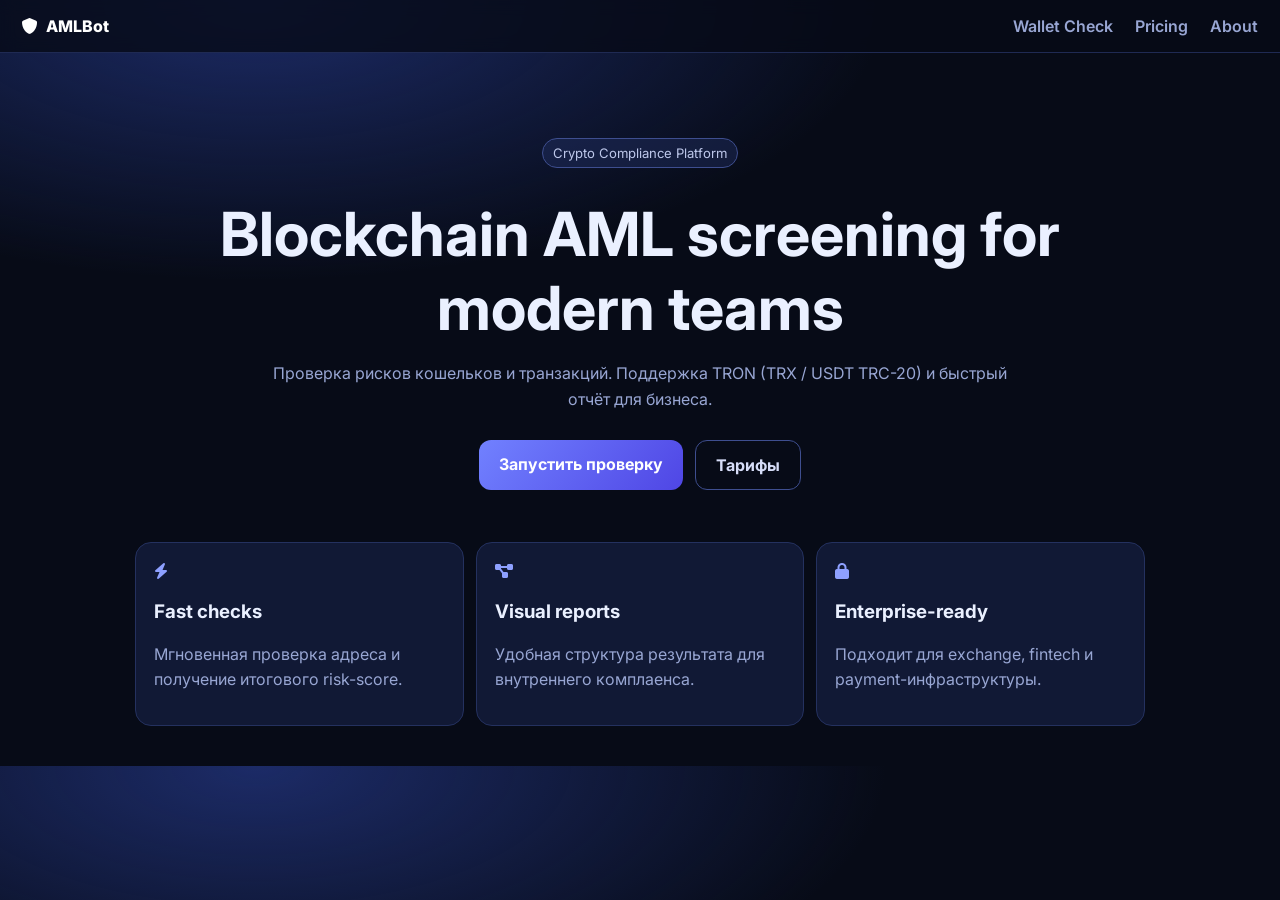
<file: src/index.html>
<!DOCTYPE html>
<html lang="ru">
<head>
  <meta charset="UTF-8" />
  <meta name="viewport" content="width=device-width, initial-scale=1.0"/>
  <title>AMLBot — Crypto AML Checks</title>
  <link rel="preconnect" href="https://fonts.googleapis.com">
  <link rel="preconnect" href="https://fonts.gstatic.com" crossorigin>
  <link href="https://fonts.googleapis.com/css2?family=Inter:wght@400;500;600;700;800&display=swap" rel="stylesheet">
  <link rel="stylesheet" href="https://cdnjs.cloudflare.com/ajax/libs/font-awesome/6.5.1/css/all.min.css"/>
  <link rel="stylesheet" href="css/index.css?v=1"/>
</head>
<body>
  <header class="topbar">
    <a class="logo" href="index.html"><i class="fa-solid fa-shield"></i> AMLBot</a>
    <nav>
      <a href="check.html">Wallet Check</a>
      <a href="pricing.html">Pricing</a>
      <a href="about.html">About</a>
    </nav>
  </header>

  <main class="hero">
    <p class="tag">Crypto Compliance Platform</p>
    <h1>Blockchain AML screening for modern teams</h1>
    <p class="sub">Проверка рисков кошельков и транзакций. Поддержка TRON (TRX / USDT TRC-20) и быстрый отчёт для бизнеса.</p>
    <div class="cta-row">
      <a class="btn primary" href="check.html">Запустить проверку</a>
      <a class="btn ghost" href="pricing.html">Тарифы</a>
    </div>
  </main>

  <section class="features">
    <article>
      <i class="fa-solid fa-bolt"></i>
      <h3>Fast checks</h3>
      <p>Мгновенная проверка адреса и получение итогового risk-score.</p>
    </article>
    <article>
      <i class="fa-solid fa-diagram-project"></i>
      <h3>Visual reports</h3>
      <p>Удобная структура результата для внутреннего комплаенса.</p>
    </article>
    <article>
      <i class="fa-solid fa-lock"></i>
      <h3>Enterprise-ready</h3>
      <p>Подходит для exchange, fintech и payment-инфраструктуры.</p>
    </article>
  </section>
</body>
</html>
</file>
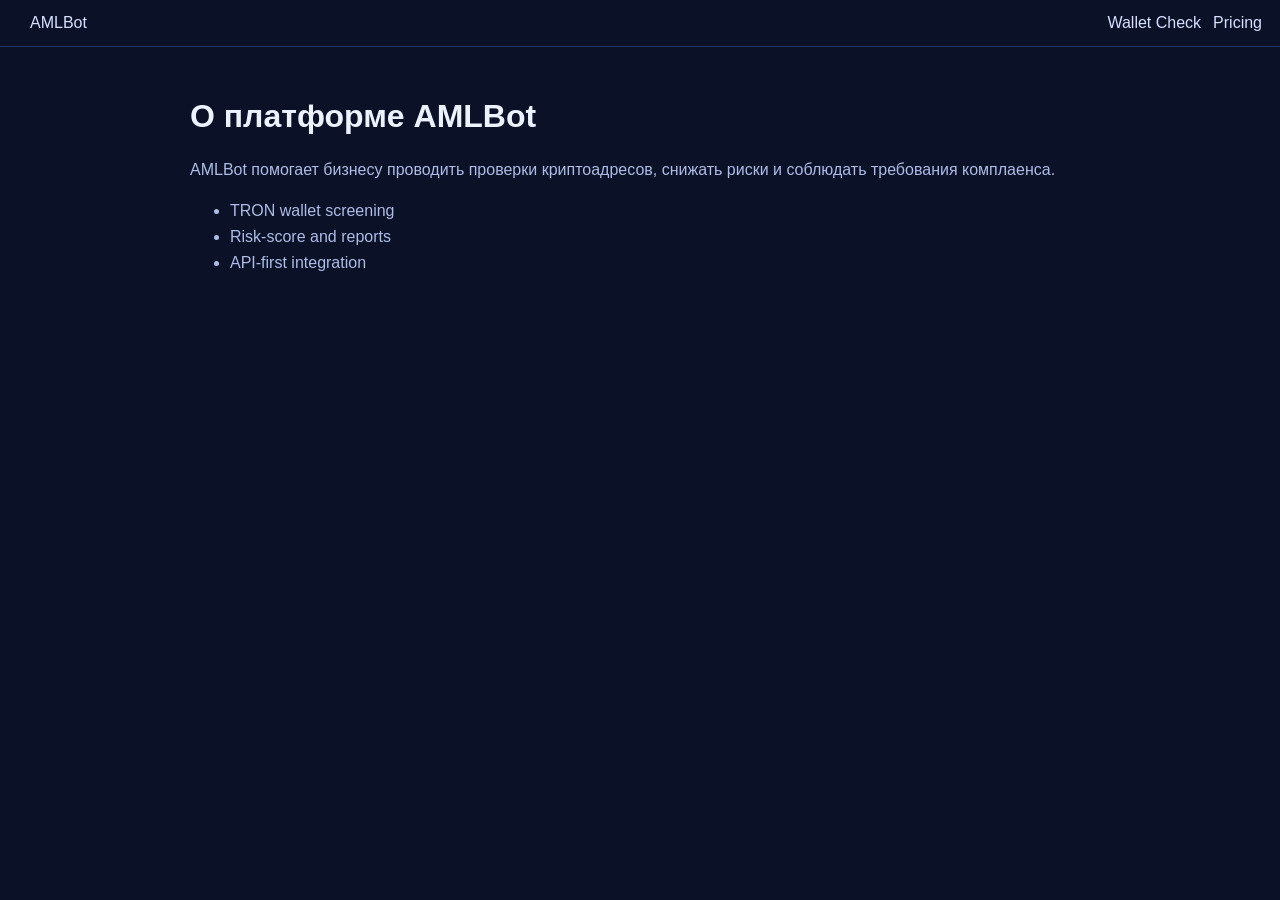
<file: src/about.html>
<!DOCTYPE html>
<html lang="ru">
<head>
  <meta charset="UTF-8"><meta name="viewport" content="width=device-width, initial-scale=1.0">
  <title>AMLBot — About</title>
  <link rel="stylesheet" href="css/about.css?v=1">
</head>
<body>
<header><a href="index.html">AMLBot</a><nav><a href="check.html">Wallet Check</a><a href="pricing.html">Pricing</a></nav></header>
<main>
  <h1>О платформе AMLBot</h1>
  <p>AMLBot помогает бизнесу проводить проверки криптоадресов, снижать риски и соблюдать требования комплаенса.</p>
  <ul>
    <li>TRON wallet screening</li>
    <li>Risk-score and reports</li>
    <li>API-first integration</li>
  </ul>
</main>
</body>
</html>
</file>
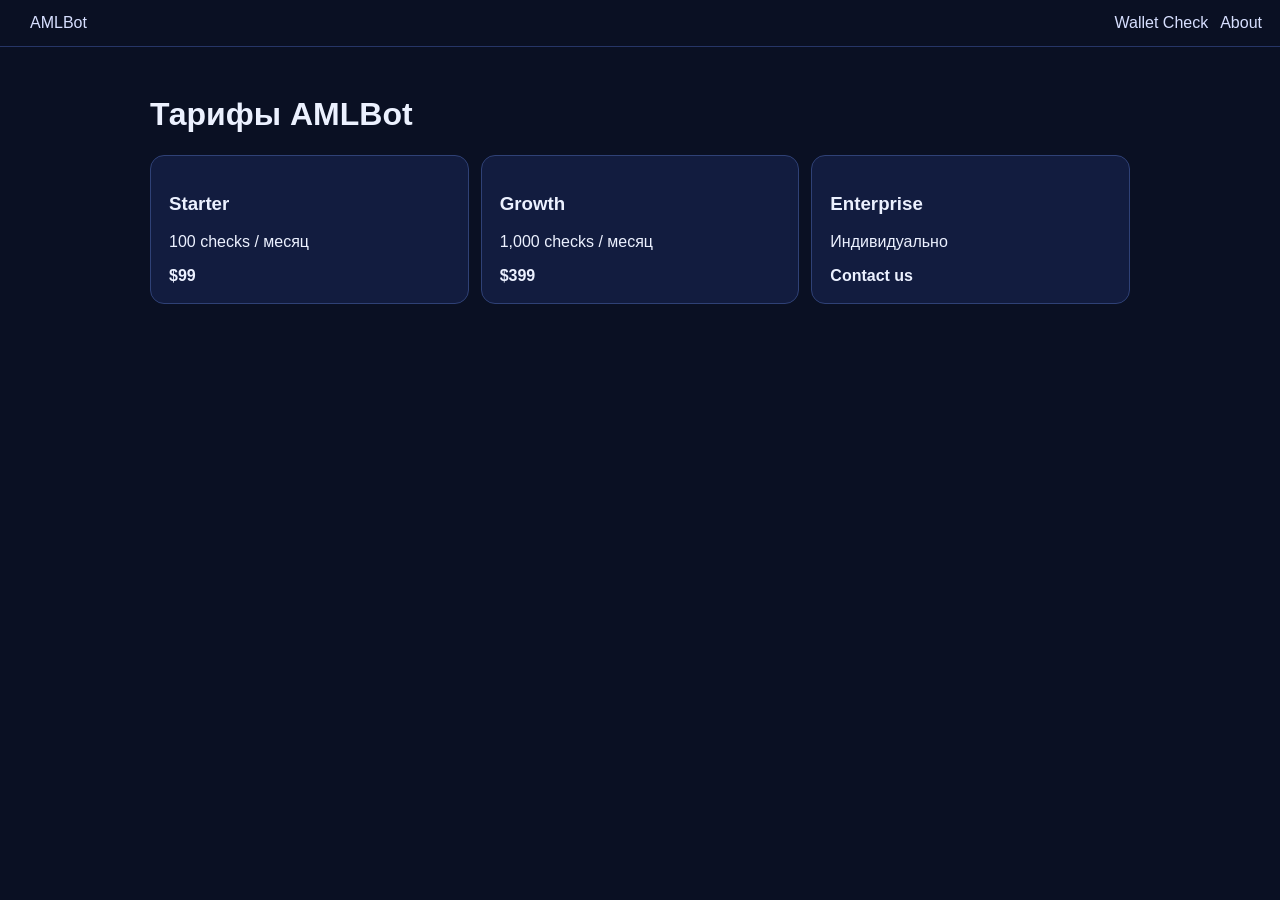
<file: src/pricing.html>
<!DOCTYPE html>
<html lang="ru">
<head>
  <meta charset="UTF-8"><meta name="viewport" content="width=device-width, initial-scale=1.0">
  <title>AMLBot — Pricing</title>
  <link rel="stylesheet" href="css/pricing.css?v=1">
</head>
<body>
<header><a href="index.html">AMLBot</a><nav><a href="check.html">Wallet Check</a><a href="about.html">About</a></nav></header>
<main>
  <h1>Тарифы AMLBot</h1>
  <section class="grid">
    <article><h3>Starter</h3><p>100 checks / месяц</p><strong>$99</strong></article>
    <article><h3>Growth</h3><p>1,000 checks / месяц</p><strong>$399</strong></article>
    <article><h3>Enterprise</h3><p>Индивидуально</p><strong>Contact us</strong></article>
  </section>
</main>
</body>
</html>
</file>
<file: src/css/index.css>
:root{--bg:#070b17;--panel:#111935;--line:#24315f;--text:#eaf0ff;--muted:#98a6d3;--a:#6d7dff}
*{box-sizing:border-box}body{margin:0;font-family:Inter,sans-serif;background:radial-gradient(900px 400px at 20% 0%,#1c2b67 0,transparent 70%),var(--bg);color:var(--text)}
.topbar{display:flex;justify-content:space-between;align-items:center;padding:16px 22px;border-bottom:1px solid #1f2a53;background:#070b17cc;backdrop-filter:blur(8px);position:sticky;top:0}
.logo{color:#fff;text-decoration:none;font-weight:800;display:flex;gap:8px;align-items:center}nav a{color:var(--muted);text-decoration:none;margin-left:18px;font-weight:600}
.hero{max-width:980px;margin:0 auto;padding:72px 20px 52px;text-align:center}.tag{display:inline-block;background:#25326a66;border:1px solid #3e4e8f;padding:6px 10px;border-radius:999px;color:#bec8eb;font-size:.82rem}
.hero h1{font-size:clamp(2rem,6vw,3.8rem);margin:16px 0}.sub{max-width:760px;margin:0 auto;color:var(--muted);line-height:1.6}
.cta-row{display:flex;justify-content:center;gap:12px;margin-top:28px;flex-wrap:wrap}.btn{text-decoration:none;padding:14px 20px;border-radius:12px;font-weight:700}.primary{background:linear-gradient(130deg,#7181ff,#4f46e5);color:#fff}.ghost{border:1px solid #3e4e8f;color:#d6ddf8}
.features{max-width:1050px;margin:0 auto 40px;padding:0 20px;display:grid;grid-template-columns:repeat(auto-fit,minmax(220px,1fr));gap:12px}
.features article{background:var(--panel);border:1px solid var(--line);border-radius:16px;padding:18px}.features i{color:#8ea0ff}.features p{color:var(--muted);line-height:1.55}
</file>
<file: src/css/about.css>
body{margin:0;font-family:Inter,Arial,sans-serif;background:#0b1127;color:#edf2ff}header{display:flex;justify-content:space-between;padding:14px 18px;border-bottom:1px solid #273867}a{color:#d7dfff;text-decoration:none;margin-left:12px}main{max-width:900px;margin:0 auto;padding:30px 18px}p,li{color:#aebce6;line-height:1.6}
</file>
<file: src/css/pricing.css>
body{margin:0;font-family:Inter,Arial,sans-serif;background:#0a1023;color:#ecf1ff}header{display:flex;justify-content:space-between;padding:14px 18px;border-bottom:1px solid #263566}a{color:#d7dfff;text-decoration:none;margin-left:12px}main{max-width:980px;margin:0 auto;padding:28px 18px}.grid{display:grid;grid-template-columns:repeat(auto-fit,minmax(220px,1fr));gap:12px}article{background:#121c3f;border:1px solid #2f4176;border-radius:14px;padding:18px}
</file>
